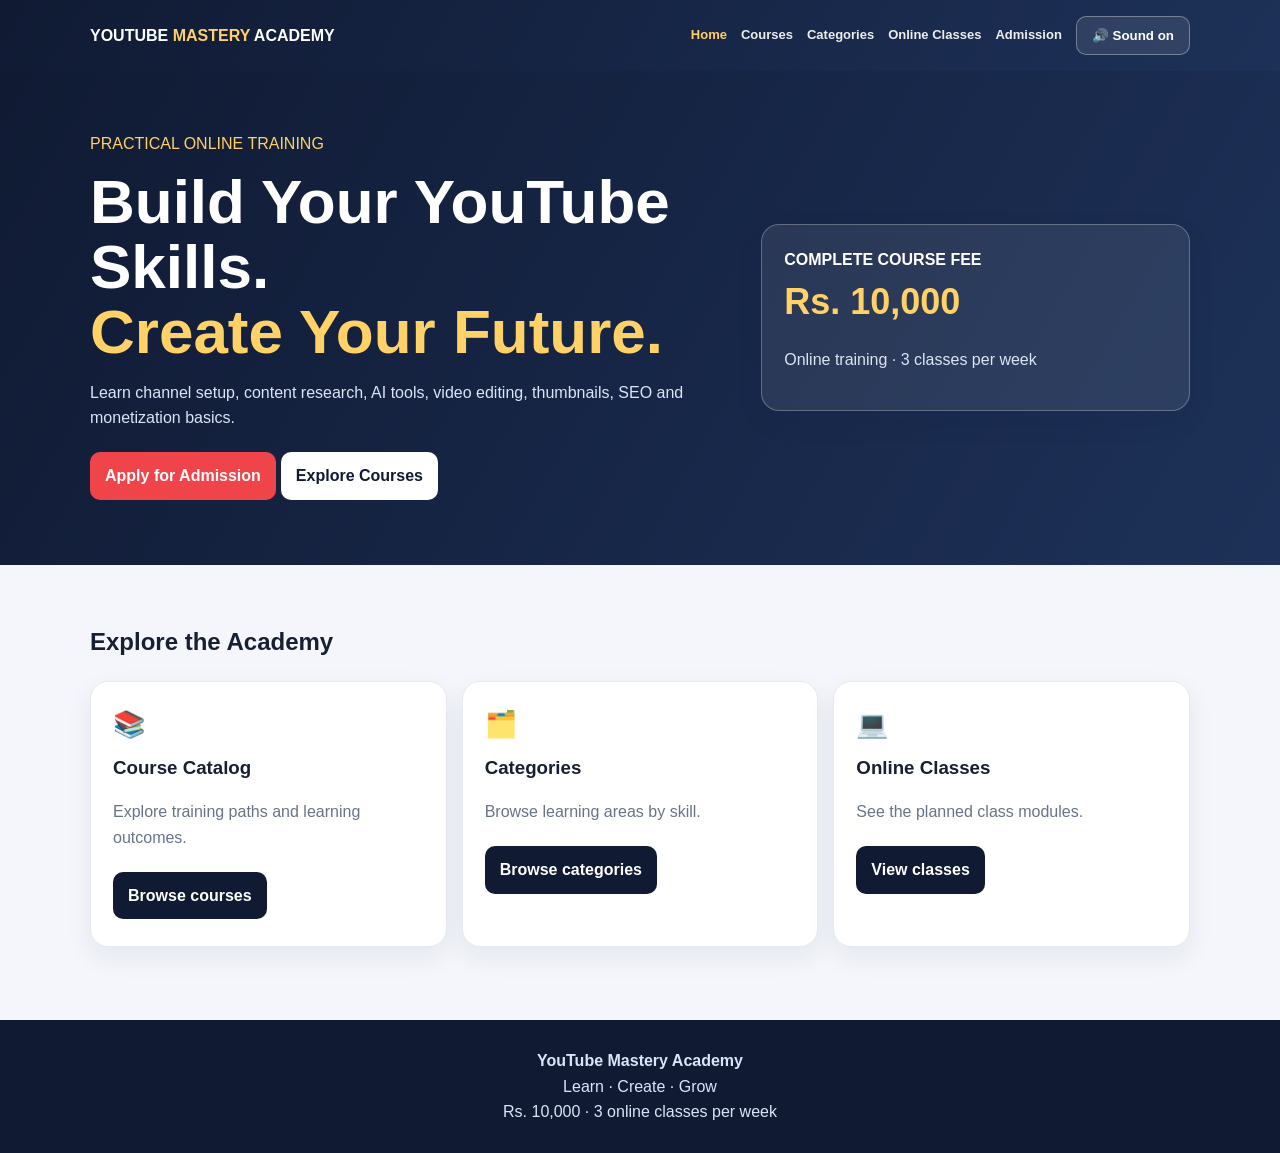
<file: index.html>
<!doctype html><html lang="en"><head><meta charset="utf-8"><meta name="viewport" content="width=device-width,initial-scale=1"><title>Home | YouTube Mastery Academy</title><link rel="stylesheet" href="style.css"></head><body><header class="site-header"><nav class="nav"><a class="brand" href="index.html">YOUTUBE <span>MASTERY</span> ACADEMY</a><div class="navlinks"><a class="active" href="index.html">Home</a><a class="" href="courses.html">Courses</a><a class="" href="categories.html">Categories</a><a class="" href="classes.html">Online Classes</a><a class="" href="admission.html">Admission</a><button class="sound-toggle" data-sound>🔊 Sound on</button></div></nav></header><div class="intro">YOUTUBE <span>MASTERY</span> ACADEMY</div><section class="hero"><div class="hero-inner"><div class="reveal"><div class="eyebrow">PRACTICAL ONLINE TRAINING</div><h1>Build Your YouTube Skills.<br><span style="color:#ffd166">Create Your Future.</span></h1><p>Learn channel setup, content research, AI tools, video editing, thumbnails, SEO and monetization basics.</p><a class="btn red" href="admission.html">Apply for Admission</a><a class="btn light" href="courses.html">Explore Courses</a></div><div class="hero-card reveal"><b>COMPLETE COURSE FEE</b><div class="price">Rs. 10,000</div><p>Online training · 3 classes per week</p></div></div></section><main class="container section"><h2 class="reveal">Explore the Academy</h2><div class="grid"><article class="card reveal"><div class="icon">📚</div><h3>Course Catalog</h3><p>Explore training paths and learning outcomes.</p><a class="btn dark" href="courses.html">Browse courses</a></article><article class="card reveal"><div class="icon">🗂️</div><h3>Categories</h3><p>Browse learning areas by skill.</p><a class="btn dark" href="categories.html">Browse categories</a></article><article class="card reveal"><div class="icon">💻</div><h3>Online Classes</h3><p>See the planned class modules.</p><a class="btn dark" href="classes.html">View classes</a></article></div></main><footer class="site-footer"><b>YouTube Mastery Academy</b><br>Learn · Create · Grow<br>Rs. 10,000 · 3 online classes per week</footer><script src="app.js"></script></body></html>
</file>
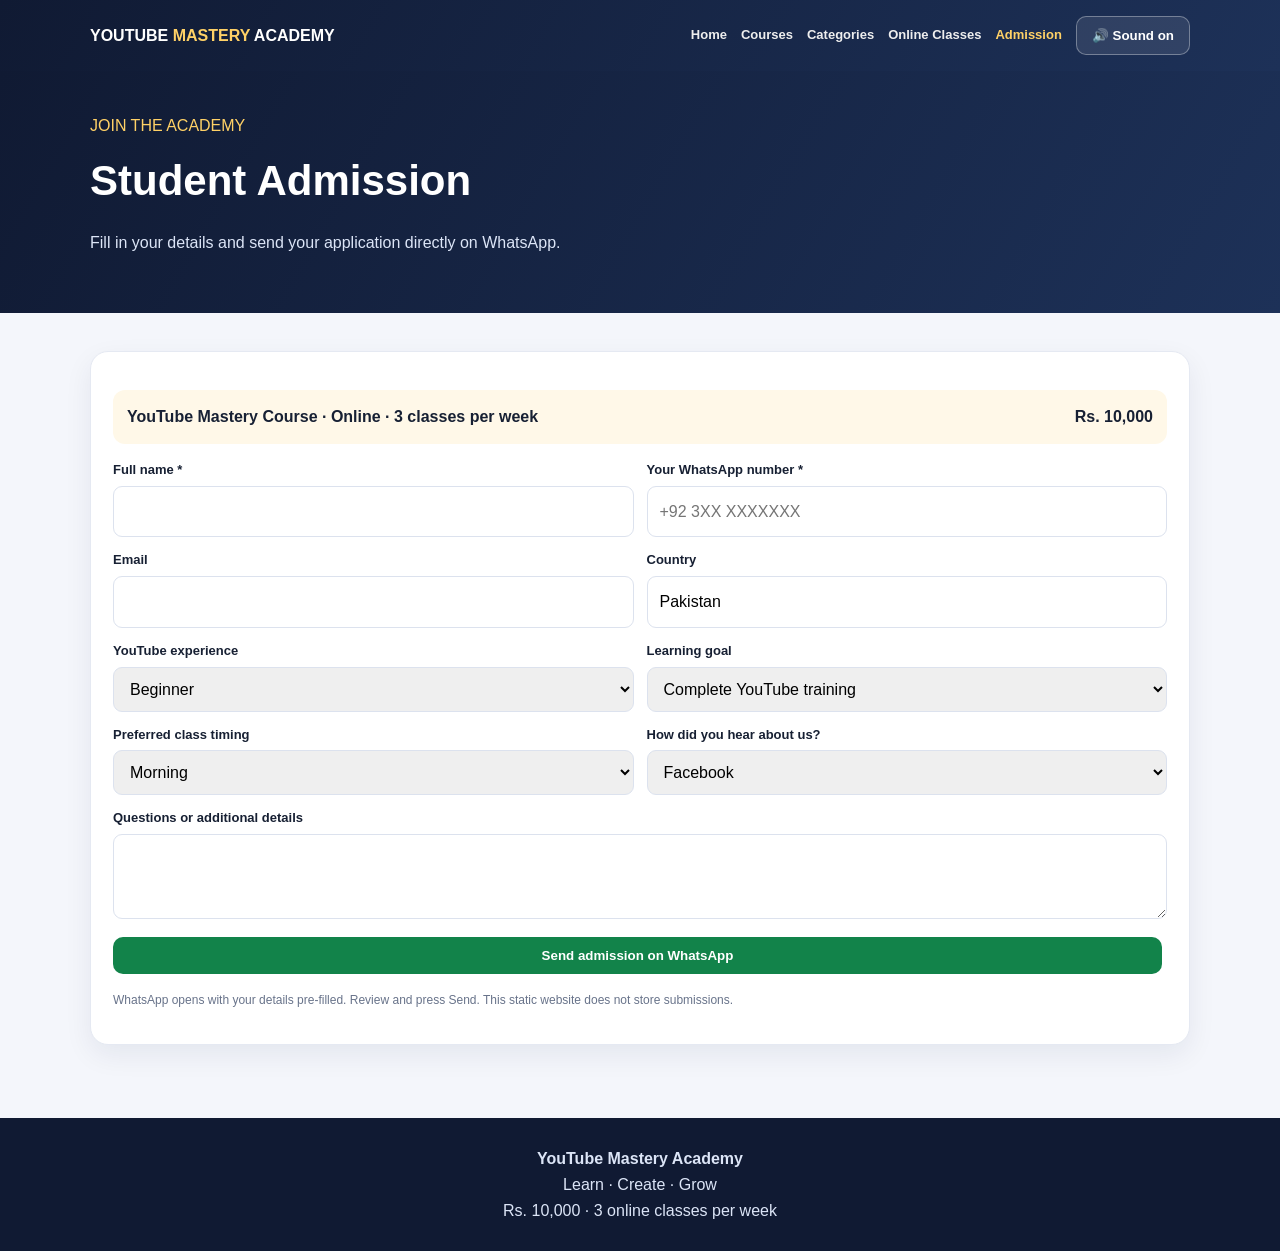
<file: admission.html>
<!doctype html><html lang="en"><head><meta charset="utf-8"><meta name="viewport" content="width=device-width,initial-scale=1"><title>Admission | YouTube Mastery Academy</title><link rel="stylesheet" href="style.css"></head><body><header class="site-header"><nav class="nav"><a class="brand" href="index.html">YOUTUBE <span>MASTERY</span> ACADEMY</a><div class="navlinks"><a class="" href="index.html">Home</a><a class="" href="courses.html">Courses</a><a class="" href="categories.html">Categories</a><a class="" href="classes.html">Online Classes</a><a class="active" href="admission.html">Admission</a><button class="sound-toggle" data-sound>🔊 Sound on</button></div></nav></header><section class="page-hero"><div class="container"><div class="crumb">JOIN THE ACADEMY</div><h1>Student Admission</h1><p>Fill in your details and send your application directly on WhatsApp.</p></div></section><main class="container section"><section class="panel"><div class="price-row"><b>YouTube Mastery Course · Online · 3 classes per week</b><strong>Rs. 10,000</strong></div><form id="admissionForm" class="form-grid"><div class="field"><label>Full name *</label><input name="name" required></div><div class="field"><label>Your WhatsApp number *</label><input name="phone" required placeholder="+92 3XX XXXXXXX"></div><div class="field"><label>Email</label><input name="email" type="email"></div><div class="field"><label>Country</label><input name="country" value="Pakistan"></div><div class="field"><label>YouTube experience</label><select name="experience"><option>Beginner</option><option>Some experience</option><option>Existing channel</option></select></div><div class="field"><label>Learning goal</label><select name="goal"><option>Complete YouTube training</option><option>Channel setup</option><option>AI and faceless videos</option><option>Video editing and thumbnails</option><option>SEO and growth</option></select></div><div class="field"><label>Preferred class timing</label><select name="timing"><option>Morning</option><option>Afternoon</option><option>Evening</option><option>Flexible</option></select></div><div class="field"><label>How did you hear about us?</label><select name="source"><option>Facebook</option><option>YouTube</option><option>WhatsApp</option><option>Friend or family</option><option>Other</option></select></div><div class="field full"><label>Questions or additional details</label><textarea name="message"></textarea></div><div class="field full"><button class="btn green" type="submit">Send admission on WhatsApp</button></div></form><p class="notice">WhatsApp opens with your details pre-filled. Review and press Send. This static website does not store submissions.</p></section></main><script>document.getElementById('admissionForm').addEventListener('submit',function(e){e.preventDefault();const f=new FormData(this);const m=['NEW YOUTUBE MASTERY ACADEMY ADMISSION','Name: '+f.get('name'),'Student WhatsApp: '+f.get('phone'),'Email: '+(f.get('email')||'Not provided'),'Country: '+f.get('country'),'Experience: '+f.get('experience'),'Goal: '+f.get('goal'),'Preferred timing: '+f.get('timing'),'Source: '+f.get('source'),'Details: '+(f.get('message')||'None'),'Fee: Rs. 10,000','Classes: 3 per week'].join('\\n');window.open('https://wa.me/923446484162?text='+encodeURIComponent(m),'_blank')});</script><footer class="site-footer"><b>YouTube Mastery Academy</b><br>Learn · Create · Grow<br>Rs. 10,000 · 3 online classes per week</footer><script src="app.js"></script></body></html>
</file>
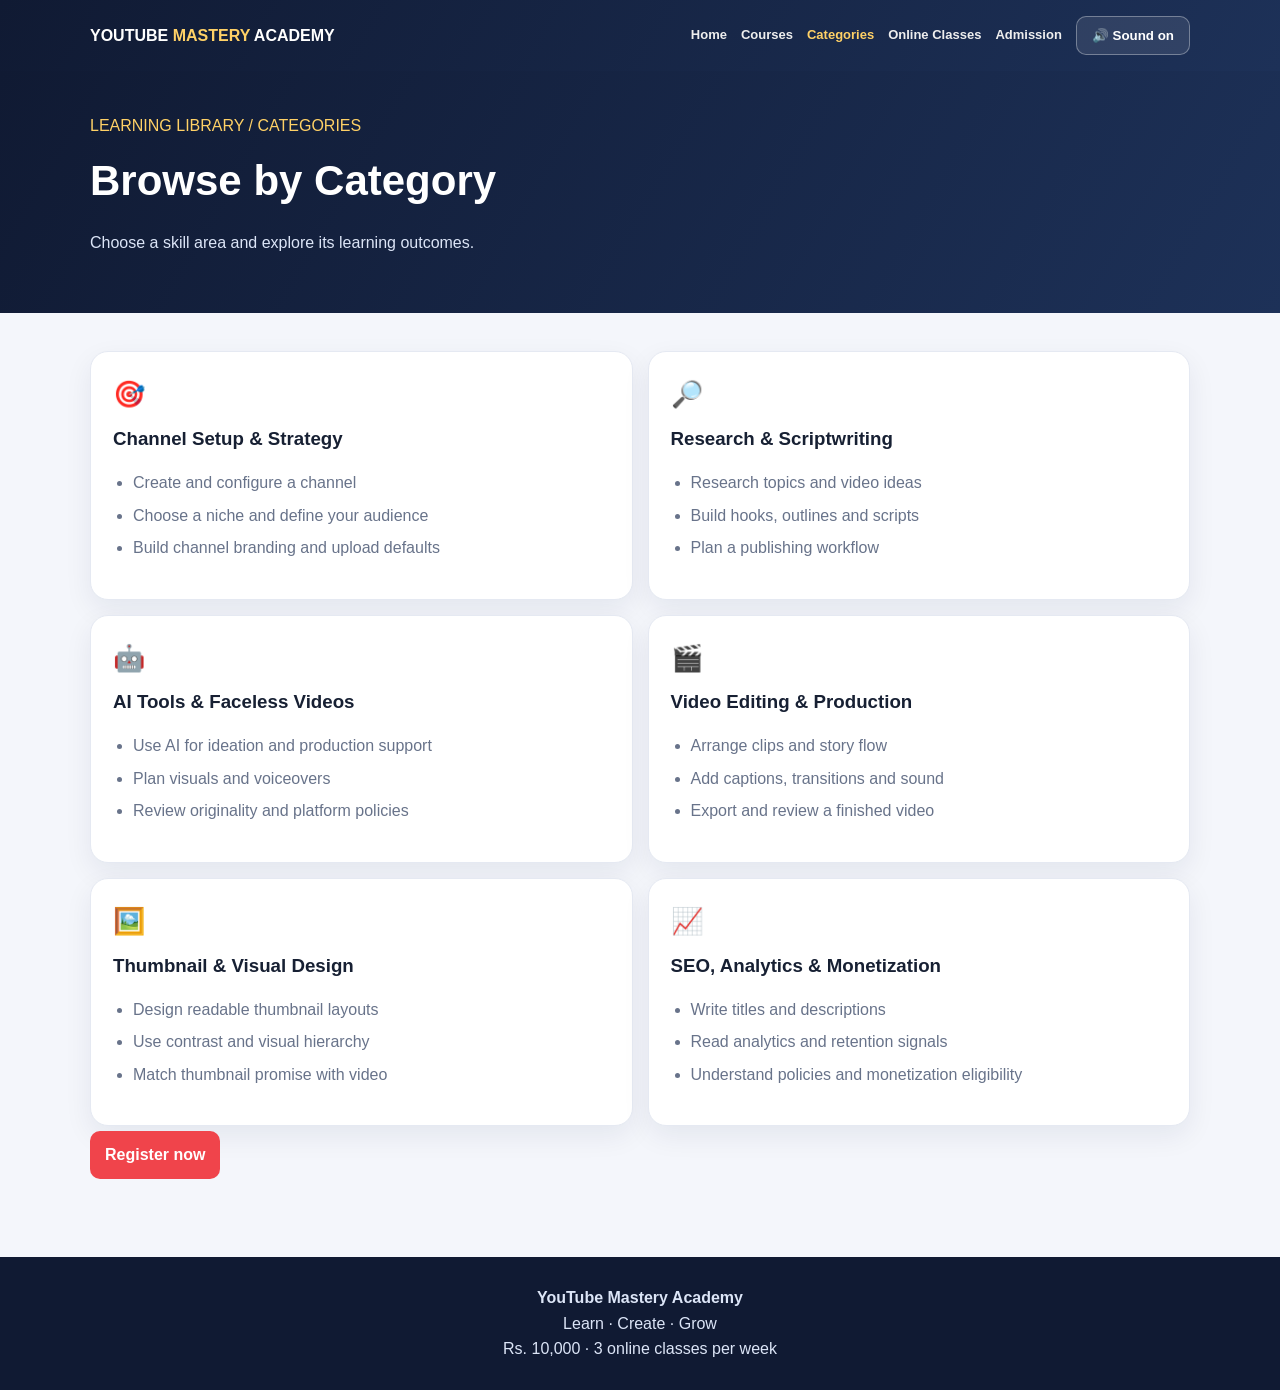
<file: categories.html>
<!doctype html><html lang="en"><head><meta charset="utf-8"><meta name="viewport" content="width=device-width,initial-scale=1"><title>Categories | YouTube Mastery Academy</title><link rel="stylesheet" href="style.css"></head><body><header class="site-header"><nav class="nav"><a class="brand" href="index.html">YOUTUBE <span>MASTERY</span> ACADEMY</a><div class="navlinks"><a class="" href="index.html">Home</a><a class="" href="courses.html">Courses</a><a class="active" href="categories.html">Categories</a><a class="" href="classes.html">Online Classes</a><a class="" href="admission.html">Admission</a><button class="sound-toggle" data-sound>🔊 Sound on</button></div></nav></header><section class="page-hero"><div class="container"><div class="crumb">LEARNING LIBRARY / CATEGORIES</div><h1>Browse by Category</h1><p>Choose a skill area and explore its learning outcomes.</p></div></section><main class="container section"><div class="grid two"><article class="card reveal" id="setup"><div class="icon">🎯</div><h3>Channel Setup & Strategy</h3><ul class="list"><li>Create and configure a channel</li><li>Choose a niche and define your audience</li><li>Build channel branding and upload defaults</li></ul></article><article class="card reveal" id="research"><div class="icon">🔎</div><h3>Research & Scriptwriting</h3><ul class="list"><li>Research topics and video ideas</li><li>Build hooks, outlines and scripts</li><li>Plan a publishing workflow</li></ul></article><article class="card reveal" id="ai"><div class="icon">🤖</div><h3>AI Tools & Faceless Videos</h3><ul class="list"><li>Use AI for ideation and production support</li><li>Plan visuals and voiceovers</li><li>Review originality and platform policies</li></ul></article><article class="card reveal" id="editing"><div class="icon">🎬</div><h3>Video Editing & Production</h3><ul class="list"><li>Arrange clips and story flow</li><li>Add captions, transitions and sound</li><li>Export and review a finished video</li></ul></article><article class="card reveal" id="design"><div class="icon">🖼️</div><h3>Thumbnail & Visual Design</h3><ul class="list"><li>Design readable thumbnail layouts</li><li>Use contrast and visual hierarchy</li><li>Match thumbnail promise with video</li></ul></article><article class="card reveal" id="growth"><div class="icon">📈</div><h3>SEO, Analytics & Monetization</h3><ul class="list"><li>Write titles and descriptions</li><li>Read analytics and retention signals</li><li>Understand policies and monetization eligibility</li></ul></article></div><a class="btn red" href="admission.html">Register now</a></main><footer class="site-footer"><b>YouTube Mastery Academy</b><br>Learn · Create · Grow<br>Rs. 10,000 · 3 online classes per week</footer><script src="app.js"></script></body></html>
</file>
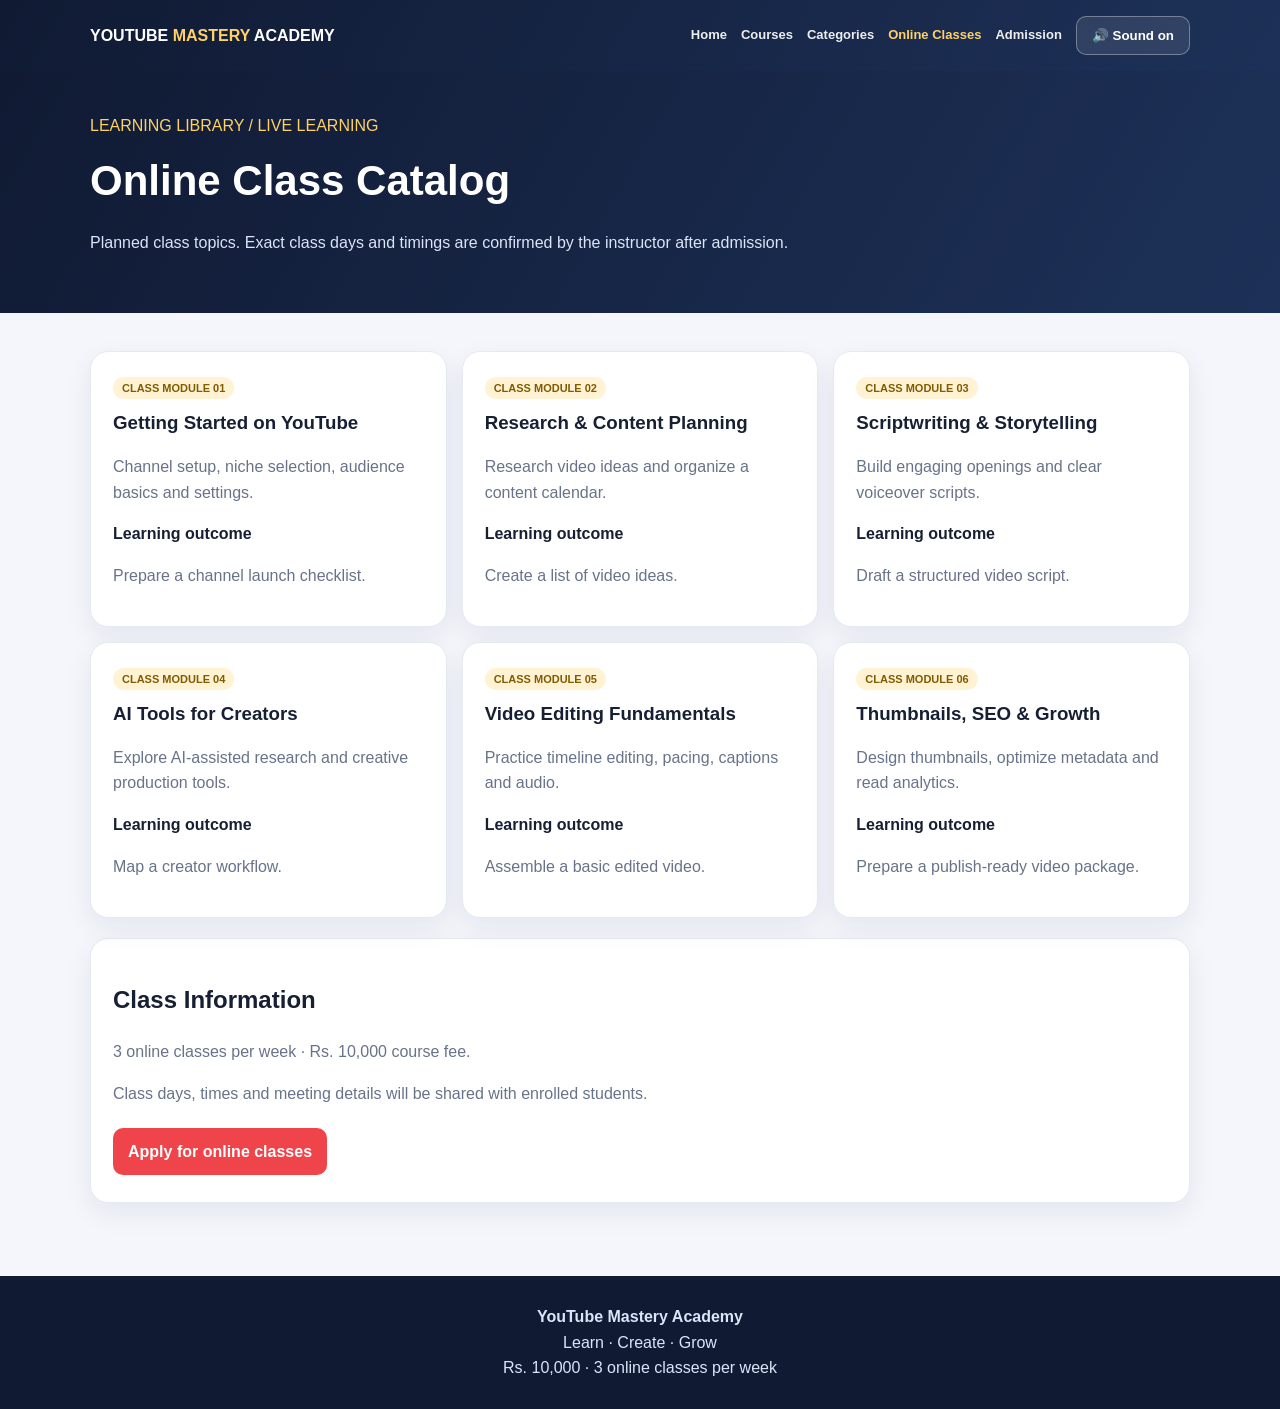
<file: classes.html>
<!doctype html><html lang="en"><head><meta charset="utf-8"><meta name="viewport" content="width=device-width,initial-scale=1"><title>Online Classes | YouTube Mastery Academy</title><link rel="stylesheet" href="style.css"></head><body><header class="site-header"><nav class="nav"><a class="brand" href="index.html">YOUTUBE <span>MASTERY</span> ACADEMY</a><div class="navlinks"><a class="" href="index.html">Home</a><a class="" href="courses.html">Courses</a><a class="" href="categories.html">Categories</a><a class="active" href="classes.html">Online Classes</a><a class="" href="admission.html">Admission</a><button class="sound-toggle" data-sound>🔊 Sound on</button></div></nav></header><section class="page-hero"><div class="container"><div class="crumb">LEARNING LIBRARY / LIVE LEARNING</div><h1>Online Class Catalog</h1><p>Planned class topics. Exact class days and timings are confirmed by the instructor after admission.</p></div></section><main class="container section"><div class="grid"><article class="catalog-card reveal"><span class="tag">CLASS MODULE 01</span><h3>Getting Started on YouTube</h3><p>Channel setup, niche selection, audience basics and settings.</p><b>Learning outcome</b><p>Prepare a channel launch checklist.</p></article><article class="catalog-card reveal"><span class="tag">CLASS MODULE 02</span><h3>Research & Content Planning</h3><p>Research video ideas and organize a content calendar.</p><b>Learning outcome</b><p>Create a list of video ideas.</p></article><article class="catalog-card reveal"><span class="tag">CLASS MODULE 03</span><h3>Scriptwriting & Storytelling</h3><p>Build engaging openings and clear voiceover scripts.</p><b>Learning outcome</b><p>Draft a structured video script.</p></article><article class="catalog-card reveal"><span class="tag">CLASS MODULE 04</span><h3>AI Tools for Creators</h3><p>Explore AI-assisted research and creative production tools.</p><b>Learning outcome</b><p>Map a creator workflow.</p></article><article class="catalog-card reveal"><span class="tag">CLASS MODULE 05</span><h3>Video Editing Fundamentals</h3><p>Practice timeline editing, pacing, captions and audio.</p><b>Learning outcome</b><p>Assemble a basic edited video.</p></article><article class="catalog-card reveal"><span class="tag">CLASS MODULE 06</span><h3>Thumbnails, SEO & Growth</h3><p>Design thumbnails, optimize metadata and read analytics.</p><b>Learning outcome</b><p>Prepare a publish-ready video package.</p></article></div><section class="panel" style="margin-top:20px"><h2>Class Information</h2><p class="muted">3 online classes per week · Rs. 10,000 course fee.</p><p class="muted">Class days, times and meeting details will be shared with enrolled students.</p><a class="btn red" href="admission.html">Apply for online classes</a></section></main><footer class="site-footer"><b>YouTube Mastery Academy</b><br>Learn · Create · Grow<br>Rs. 10,000 · 3 online classes per week</footer><script src="app.js"></script></body></html>
</file>
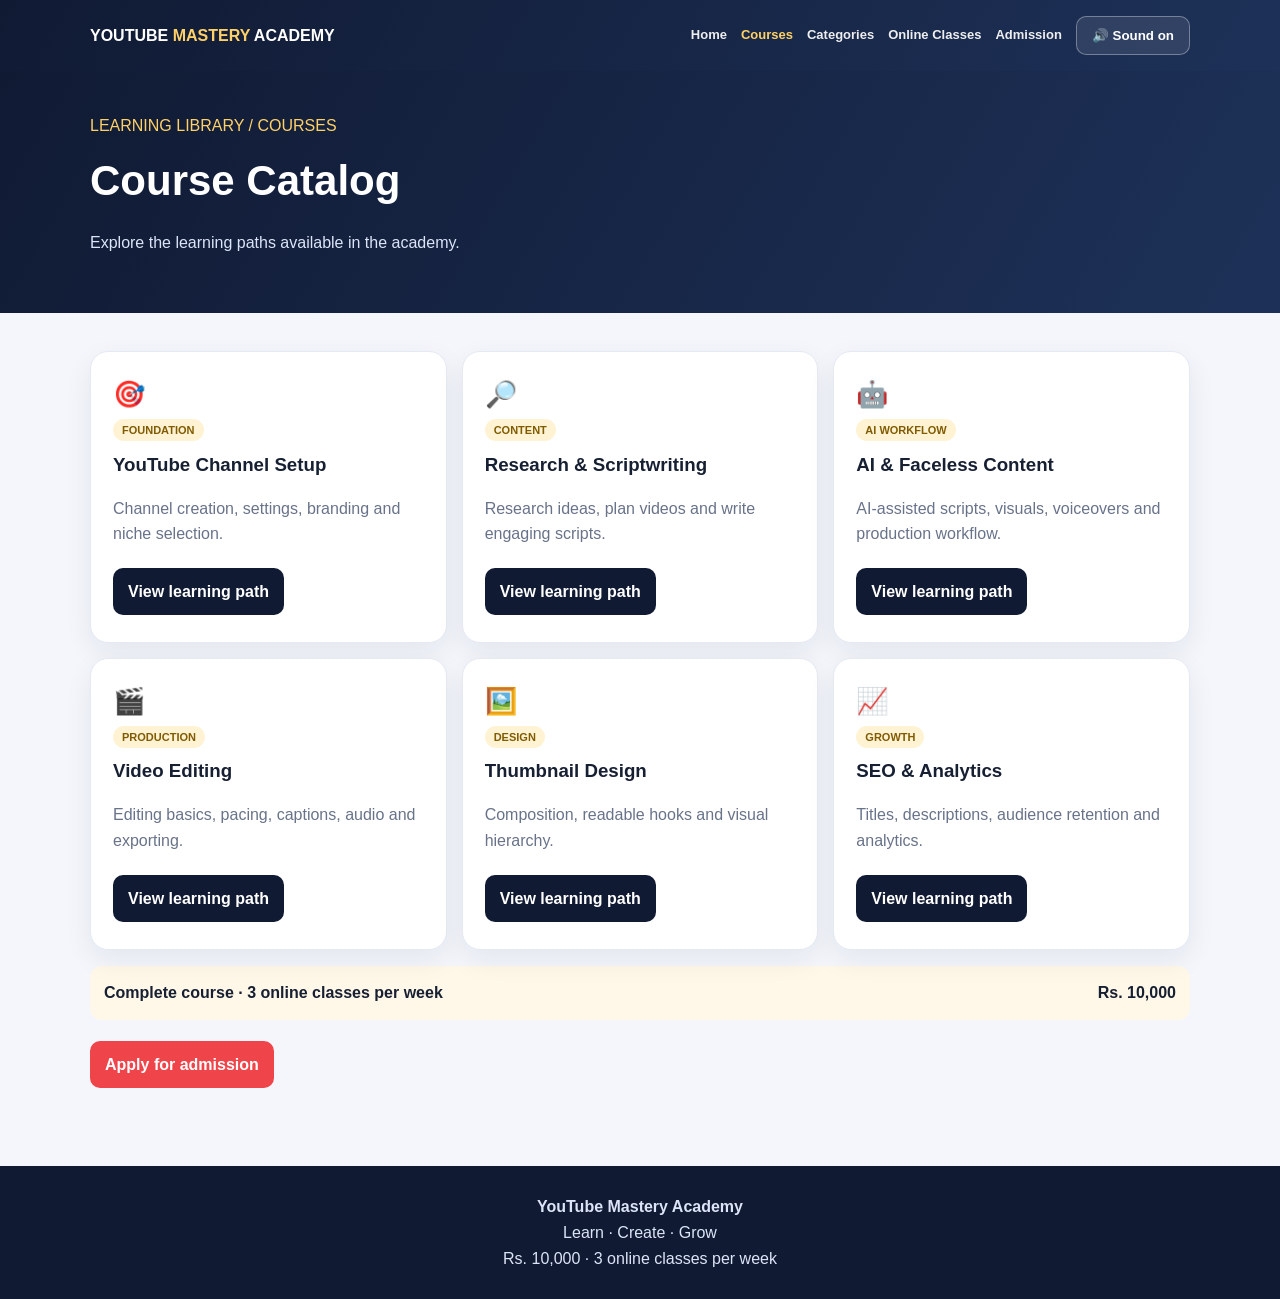
<file: courses.html>
<!doctype html><html lang="en"><head><meta charset="utf-8"><meta name="viewport" content="width=device-width,initial-scale=1"><title>Course Catalog | YouTube Mastery Academy</title><link rel="stylesheet" href="style.css"></head><body><header class="site-header"><nav class="nav"><a class="brand" href="index.html">YOUTUBE <span>MASTERY</span> ACADEMY</a><div class="navlinks"><a class="" href="index.html">Home</a><a class="active" href="courses.html">Courses</a><a class="" href="categories.html">Categories</a><a class="" href="classes.html">Online Classes</a><a class="" href="admission.html">Admission</a><button class="sound-toggle" data-sound>🔊 Sound on</button></div></nav></header><section class="page-hero"><div class="container"><div class="crumb">LEARNING LIBRARY / COURSES</div><h1>Course Catalog</h1><p>Explore the learning paths available in the academy.</p></div></section><main class="container section"><div class="grid"><article class="catalog-card reveal"><div class="icon">🎯</div><span class="tag">FOUNDATION</span><h3>YouTube Channel Setup</h3><p>Channel creation, settings, branding and niche selection.</p><a class="btn dark" href="categories.html#setup">View learning path</a></article><article class="catalog-card reveal"><div class="icon">🔎</div><span class="tag">CONTENT</span><h3>Research & Scriptwriting</h3><p>Research ideas, plan videos and write engaging scripts.</p><a class="btn dark" href="categories.html#research">View learning path</a></article><article class="catalog-card reveal"><div class="icon">🤖</div><span class="tag">AI WORKFLOW</span><h3>AI & Faceless Content</h3><p>AI-assisted scripts, visuals, voiceovers and production workflow.</p><a class="btn dark" href="categories.html#ai">View learning path</a></article><article class="catalog-card reveal"><div class="icon">🎬</div><span class="tag">PRODUCTION</span><h3>Video Editing</h3><p>Editing basics, pacing, captions, audio and exporting.</p><a class="btn dark" href="categories.html#editing">View learning path</a></article><article class="catalog-card reveal"><div class="icon">🖼️</div><span class="tag">DESIGN</span><h3>Thumbnail Design</h3><p>Composition, readable hooks and visual hierarchy.</p><a class="btn dark" href="categories.html#design">View learning path</a></article><article class="catalog-card reveal"><div class="icon">📈</div><span class="tag">GROWTH</span><h3>SEO & Analytics</h3><p>Titles, descriptions, audience retention and analytics.</p><a class="btn dark" href="categories.html#growth">View learning path</a></article></div><div class="price-row"><b>Complete course · 3 online classes per week</b><strong>Rs. 10,000</strong></div><a class="btn red" href="admission.html">Apply for admission</a></main><footer class="site-footer"><b>YouTube Mastery Academy</b><br>Learn · Create · Grow<br>Rs. 10,000 · 3 online classes per week</footer><script src="app.js"></script></body></html>
</file>
<file: style.css>
*{box-sizing:border-box}body{margin:0;background:#f4f6fb;color:#172033;font:16px/1.6 Arial,sans-serif}a{color:inherit}.site-header{background:linear-gradient(120deg,#101a33,#1d3158);color:white;padding:16px 20px;position:sticky;top:0;z-index:9}.nav{max-width:1100px;margin:auto;display:flex;justify-content:space-between;align-items:center;gap:16px;flex-wrap:wrap}.brand{font-weight:900;text-decoration:none}.brand span,.eyebrow,.crumb{color:#ffd166}.navlinks{display:flex;gap:14px;align-items:center;flex-wrap:wrap}.navlinks a{font-size:13px;text-decoration:none;color:#eee;font-weight:bold}.navlinks a:hover,.navlinks .active{color:#ffd166}.sound-toggle,.btn{border:0;border-radius:10px;padding:11px 15px;font-weight:bold;cursor:pointer}.sound-toggle{background:#ffffff18;border:1px solid #ffffff55;color:white}.container{width:min(1100px,calc(100% - 32px));margin:auto}.hero,.page-hero{background:linear-gradient(120deg,#101a33,#1d3158);color:white;padding:60px 18px}.hero-inner{max-width:1100px;margin:auto;display:grid;grid-template-columns:1.2fr .8fr;gap:28px;align-items:center}.hero h1{font-size:clamp(36px,6vw,62px);line-height:1.05;margin:12px 0}.hero p,.page-hero p{color:#dce5f7}.hero-card,.card,.panel,.catalog-card{background:white;color:#172033;border:1px solid #e5e9f2;border-radius:18px;padding:22px;box-shadow:0 10px 28px #12204412}.hero-card{background:#ffffff15;color:white;border-color:#ffffff44}.price{font-size:36px;color:#ffd166;font-weight:900}.btn{display:inline-block;text-decoration:none;margin:5px 5px 5px 0}.red{background:#f0444b;color:white}.light{background:white;color:#101a33}.dark{background:#101a33;color:white}.green{background:#12834a;color:white}.section{padding:38px 0}.grid{display:grid;grid-template-columns:repeat(3,1fr);gap:15px}.grid.two{grid-template-columns:repeat(2,1fr)}.card h3,.catalog-card h3{margin:8px 0}.card p,.catalog-card p,.muted{color:#68738a}.icon{font-size:26px}.tag{font-size:11px;font-weight:bold;background:#fff3d4;color:#805b00;padding:5px 9px;border-radius:20px}.page-hero{padding:42px 18px}.page-hero h1{font-size:42px;margin:8px 0}.list{color:#68738a;padding-left:20px}.list li{margin:7px 0}.price-row{display:flex;justify-content:space-between;gap:12px;background:#fff8e8;padding:14px;border-radius:12px;margin:16px 0}.form-grid{display:grid;grid-template-columns:1fr 1fr;gap:13px}.field{display:flex;flex-direction:column;gap:5px}.full{grid-column:1/-1}label{font-size:13px;font-weight:bold}input,select,textarea{padding:12px;border:1px solid #dce2ee;border-radius:9px;font:inherit}textarea{min-height:85px}.notice{font-size:12px;color:#68738a}.site-footer{text-align:center;background:#101a33;color:#dce5f7;padding:28px;margin-top:35px}.reveal{opacity:0;transform:translateY(18px);transition:.65s}.reveal.visible{opacity:1;transform:none}.intro{position:fixed;inset:0;background:#101a33;color:white;z-index:30;display:grid;place-items:center;font-size:clamp(24px,5vw,42px);font-weight:900;animation:fadeout .8s 1s forwards}.intro span{color:#ffd166}@keyframes fadeout{to{opacity:0;visibility:hidden}}@media(max-width:760px){.hero-inner{grid-template-columns:1fr}.grid,.grid.two,.form-grid{grid-template-columns:1fr}.full{grid-column:auto}.nav{align-items:flex-start}.hero{padding:45px 16px}}
</file>
